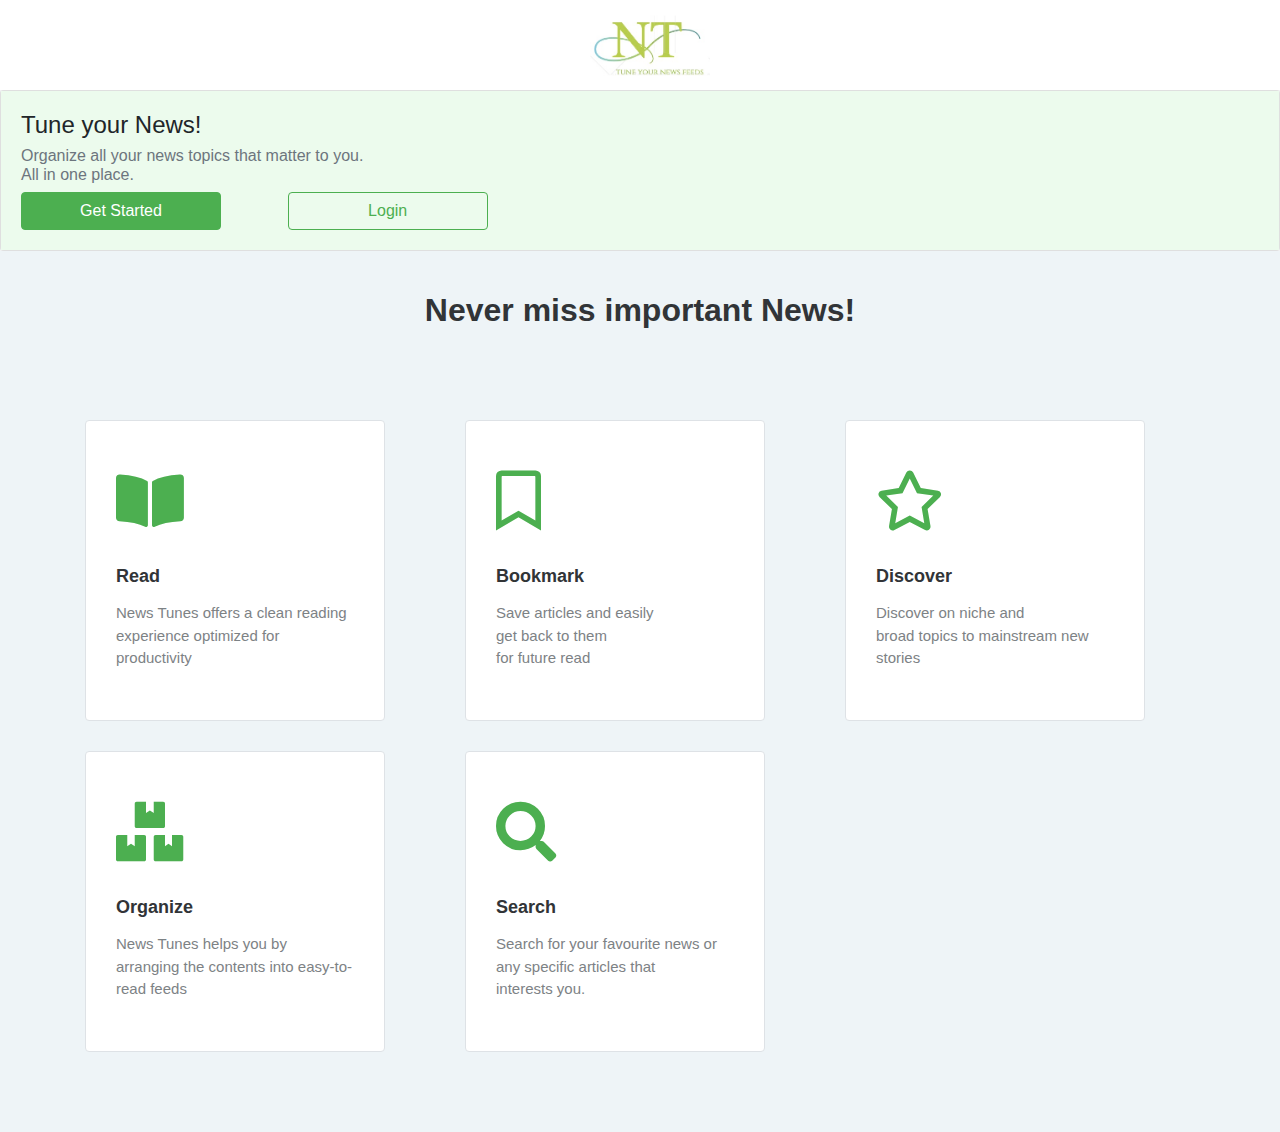
<file: index.html>
<!DOCTYPE html>
<html>

<head>
    <meta charset="utf-8">
    <meta name="viewport" content="width=device-width, initial-scale=1.0, shrink-to-fit=no">
    <title>News Tuner</title>
    <link rel="stylesheet" href="assets/bootstrap/css/bootstrap.min.css">
    <link rel="stylesheet" href="assets/fonts/fontawesome-all.min.css">
    <link rel="stylesheet" href="assets/fonts/font-awesome.min.css">
    <link rel="stylesheet" href="assets/fonts/fontawesome5-overrides.min.css">
    <link rel="stylesheet" href="assets/css/checkbox.css">
    <link rel="stylesheet" href="assets/css/Features-Boxed.css">
    <link rel="stylesheet" href="assets/css/Login-Form-Clean.css">
    <link rel="stylesheet" href="assets/css/Navigation-Clean.css">
    <link rel="stylesheet" href="assets/css/Navigation-with-Search.css">
    <link rel="stylesheet" href="assets/css/slider.css">
    <link rel="stylesheet" href="assets/css/styles.css">
</head>

<body type="button">
    <div>
        <nav class="navbar navbar-light navbar-expand-md navigation-clean nav1">
            <div class="container-fluid"><a class="navbar-brand brand" href="#"><img src="assets/img/logo.jpeg" width="120px"></a>
                <div class="collapse navbar-collapse" id="navcol-1">
                    <ul class="nav navbar-nav ml-auto"></ul>
                </div>
            </div>
        </nav>
    </div>
    <div class="card text-left">
        <div class="card-body card-getstarted">
            <h4 class="card-title">Tune your News!</h4>
            <h6 class="text-muted card-subtitle mb-2">Organize all your news topics that matter to you.<br>All in one place.</h6><button class="btn btn-primary nt-btn btn-getstarted" type="button">Get Started</button><button class="btn btn-primary nt-btn-trans btn-getstarted-login">Login</button></div>
    </div>
    <div class="features-boxed">
        <div class="container">
            <div class="intro">
                <h2 class="text-center">Never miss important News!</h2>
            </div>
            <div class="row text-left justify-content-start features">
                <div class="col-sm-6 col-md-5 col-lg-4 item ft-item">
                    <div class="text-left border rounded box" style="width: 300px;"><i class="fas fa-book-open icon"></i>
                        <h3 class="text-left name">Read</h3>
                        <p class="text-left description">News Tunes offers a clean reading experience optimized for productivity</p>
                    </div>
                </div>
                <div class="col-sm-6 col-md-5 col-lg-4 item">
                    <div class="text-left border rounded box" style="width: 300px;"><i class="far fa-bookmark icon"></i>
                        <h3 class="name">Bookmark</h3>
                        <p class="description">Save articles and easily<br>get back to them <br>for future read</p>
                    </div>
                </div>
                <div class="col-sm-6 col-md-5 col-lg-4 item">
                    <div class="text-left border rounded box" style="width: 300px;"><i class="far fa-star icon"></i>
                        <h3 class="name">Discover</h3>
                        <p class="description">Discover on niche and<br>broad topics to mainstream new stories</p>
                    </div>
                </div>
                <div class="col-sm-6 col-md-5 col-lg-4 item">
                    <div class="text-left border rounded box" style="width: 300px;"><i class="fas fa-boxes icon"></i>
                        <h3 class="name">Organize</h3>
                        <p class="description">News Tunes helps you by<br>arranging the contents into easy-to-read feeds</p>
                    </div>
                </div>
                <div class="col-sm-6 col-md-5 col-lg-4 item">
                    <div class="text-left border rounded box" style="width: 300px;"><i class="fas fa-search icon"></i>
                        <h3 class="name">Search</h3>
                        <p class="description">Search for your favourite news or<br>any specific articles that <br>interests you.</p>
                    </div>
                </div>
            </div>
        </div>
    </div>
    <script src="assets/js/jquery.min.js"></script>
    <script src="assets/bootstrap/js/bootstrap.min.js"></script>
    <script src="assets/js/slider.js"></script>
    <script src="assets/js/slider1.js"></script>
</body>

</html>
</file>
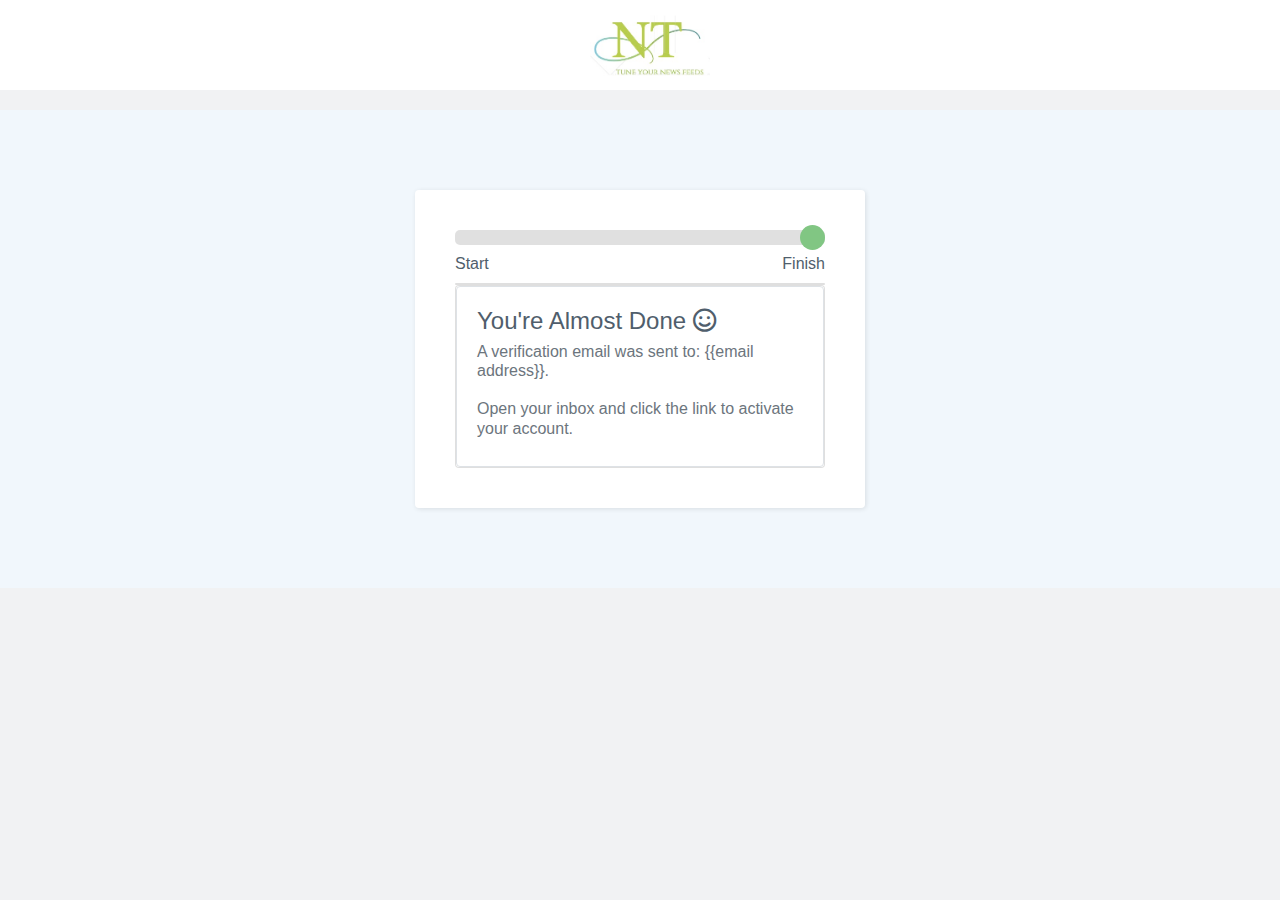
<file: activation.html>
<!DOCTYPE html>
<html>

<head>
    <meta charset="utf-8">
    <meta name="viewport" content="width=device-width, initial-scale=1.0, shrink-to-fit=no">
    <title>News Tuner</title>
    <link rel="stylesheet" href="assets/bootstrap/css/bootstrap.min.css">
    <link rel="stylesheet" href="assets/fonts/fontawesome-all.min.css">
    <link rel="stylesheet" href="assets/fonts/font-awesome.min.css">
    <link rel="stylesheet" href="assets/fonts/fontawesome5-overrides.min.css">
    <link rel="stylesheet" href="assets/css/checkbox.css">
    <link rel="stylesheet" href="assets/css/Features-Boxed.css">
    <link rel="stylesheet" href="assets/css/Login-Form-Clean.css">
    <link rel="stylesheet" href="assets/css/Navigation-Clean.css">
    <link rel="stylesheet" href="assets/css/Navigation-with-Search.css">
    <link rel="stylesheet" href="assets/css/slider.css">
    <link rel="stylesheet" href="assets/css/styles.css">
</head>

<body>
    <div>
        <nav class="navbar navbar-light navbar-expand-md navigation-clean nav1">
            <div class="container-fluid"><a class="navbar-brand brand" href="#"><img src="assets/img/logo.jpeg" width="120px"></a>
                <div class="collapse navbar-collapse" id="navcol-1">
                    <ul class="nav navbar-nav ml-auto"></ul>
                </div>
            </div>
        </nav>
    </div>
    <div class="col dummy10"></div>
    <div class="login-clean">
        <form method="post">
            <div class="form-row">
                <div class="col">
                    <div class="slidecontainer"><input class="form-control-range slider" type="range" disabled="" value="100">
                        <div class="form-row">
                            <div class="col"><label class="col-form-label">Start</label></div>
                            <div class="col text-right"><label class="col-form-label">Finish</label></div>
                        </div>
                    </div>
                </div>
            </div>
            <div class="card"></div>
            <div class="card">
                <div class="card-body border rounded">
                    <h4 class="card-title">You're Almost Done&nbsp;<i class="far fa-smile"></i></h4>
                    <h6 class="text-muted card-subtitle mb-2">A verification email was sent to: {{email address}}.<br><br>Open your inbox and click the link to activate your account.</h6>
                </div>
            </div>
        </form>
    </div>
    <script src="assets/js/jquery.min.js"></script>
    <script src="assets/bootstrap/js/bootstrap.min.js"></script>
    <script src="assets/js/slider.js"></script>
    <script src="assets/js/slider1.js"></script>
</body>

</html>
</file>
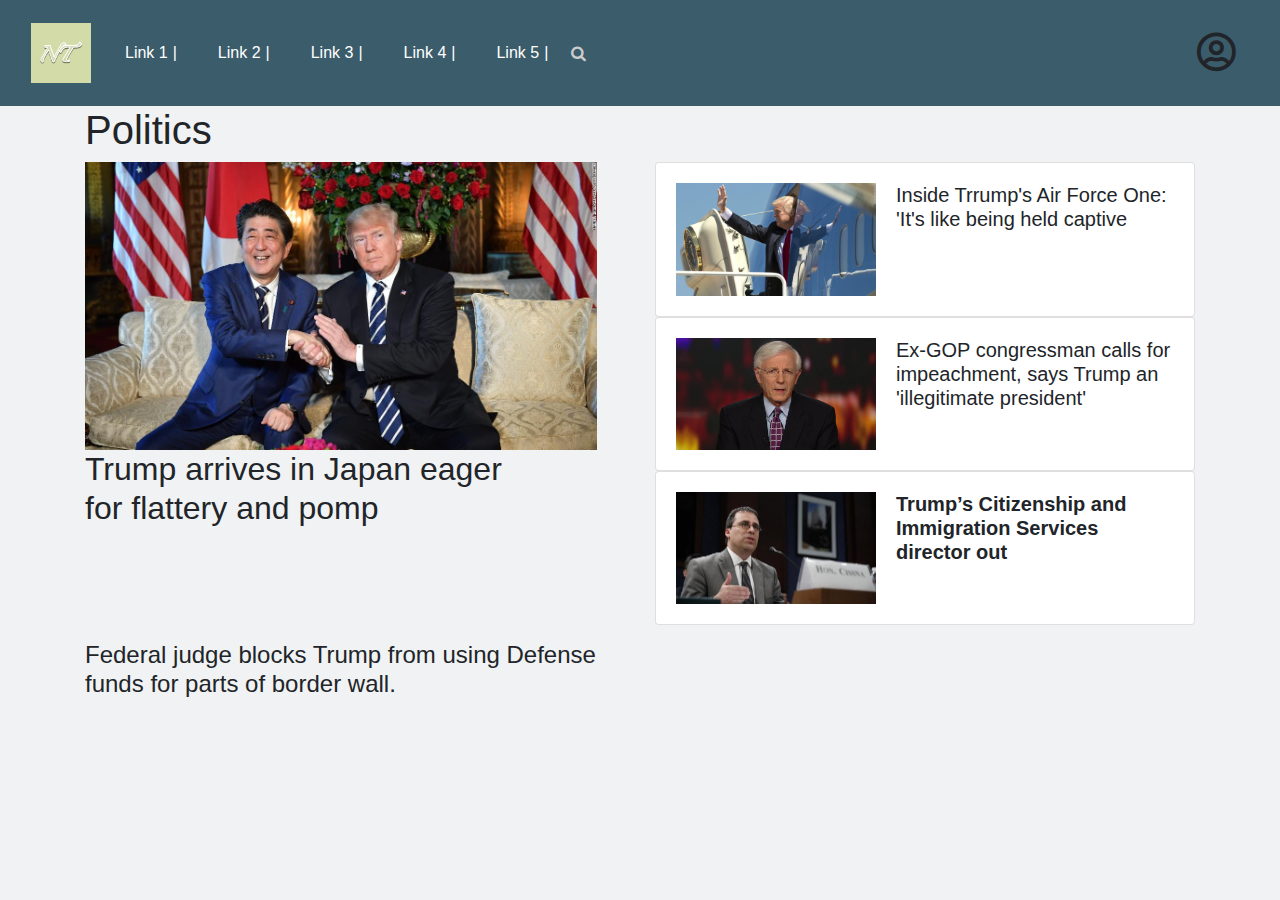
<file: home.html>
<!DOCTYPE html>
<html>

<head>
    <meta charset="utf-8">
    <meta name="viewport" content="width=device-width, initial-scale=1.0, shrink-to-fit=no">
    <title>News Tuner</title>
    <link rel="stylesheet" href="assets/bootstrap/css/bootstrap.min.css">
    <link rel="stylesheet" href="assets/fonts/fontawesome-all.min.css">
    <link rel="stylesheet" href="assets/fonts/font-awesome.min.css">
    <link rel="stylesheet" href="assets/fonts/fontawesome5-overrides.min.css">
    <link rel="stylesheet" href="assets/css/checkbox.css">
    <link rel="stylesheet" href="assets/css/Features-Boxed.css">
    <link rel="stylesheet" href="assets/css/Login-Form-Clean.css">
    <link rel="stylesheet" href="assets/css/Navigation-Clean.css">
    <link rel="stylesheet" href="assets/css/Navigation-with-Search.css">
    <link rel="stylesheet" href="assets/css/slider.css">
    <link rel="stylesheet" href="assets/css/styles.css">
</head>

<body>
    <nav class="navbar navbar-light navbar-expand-md navigation-clean-search nav2">
        <div class="container-fluid"><a class="navbar-brand" href="#"><img src="assets/img/logo1.jpeg" width="60px"></a><button data-toggle="collapse" class="navbar-toggler" data-target="#navcol-1"><span class="sr-only">Toggle navigation</span><span class="navbar-toggler-icon"></span></button>
            <div
                class="collapse navbar-collapse" id="navcol-1">
                <ul class="nav navbar-nav">
                    <li class="nav-item link1" role="presentation"><a class="nav-link active link1" href="#" style="color: #fff;">Link 1</a></li>
                    <li class="nav-item link1" role="presentation"><a class="nav-link" href="#" style="color: #fff;">Link 2</a></li>
                    <li class="nav-item" role="presentation"><a class="nav-link" href="#" style="color: #fff;">Link 3</a></li>
                    <li class="nav-item" role="presentation"><a class="nav-link" href="#" style="color: #fff;">Link 4</a></li>
                    <li class="nav-item" role="presentation"><a class="nav-link" href="#" style="color: #fff;">Link 5</a></li>
                </ul>
                <form class="form-inline mr-auto" target="_self">
                    <div class="form-group"><label for="search-field"><i class="fa fa-search"></i></label><input class="form-control search-field nt-search-field" type="search" id="search-field" name="search"></div>
                </form><a class="btn nt-user-btn" role="button" href="#"><i class="far fa-user-circle"></i></a></div>
        </div>
    </nav>
    <div>
        <div class="container">
            <div class="row">
                <div class="col">
                    <h1>Politics</h1>
                </div>
            </div>
            <div class="row">
                <div class="col-md-6">
                    <div class="row">
                        <div class="col"><img src="assets/img/trump.jpg" style="width: 512px;"></div>
                    </div>
                    <div class="row">
                        <div class="col">
                            <h2>Trump arrives in Japan eager<br>for flattery and pomp<br></h2>
                        </div>
                    </div>
                </div>
                <div class="col-md-6">
                    <ul class="list-unstyled">
                        <li>
                            <div class="card">
                                <div class="card-body">
                                    <div class="row">
                                        <div class="col-xl-5"><img src="assets/img/trump1.jpg" width="200px"></div>
                                        <div class="col">
                                            <h5>Inside Trrump's Air Force One: 'It's like being held captive</h5>
                                        </div>
                                    </div>
                                </div>
                            </div>
                        </li>
                        <li>
                            <div class="card">
                                <div class="card-body">
                                    <div class="row">
                                        <div class="col-xl-5"><img src="assets/img/trump2.jpg" width="200px"></div>
                                        <div class="col">
                                            <h5>Ex-GOP congressman calls for impeachment, says Trump an 'illegitimate president'<br></h5>
                                        </div>
                                    </div>
                                </div>
                            </div>
                        </li>
                        <li>
                            <div class="card">
                                <div class="card-body">
                                    <div class="row">
                                        <div class="col-xl-5"><img src="assets/img/trump3.jpg" width="200px"></div>
                                        <div class="col">
                                            <h5><strong>Trump’s Citizenship and Immigration Services director&nbsp;out</strong><br></h5>
                                        </div>
                                    </div>
                                </div>
                            </div>
                        </li>
                    </ul>
                </div>
                <div class="col-xl-6">
                    <h4>Federal judge blocks Trump from using Defense funds for parts of border wall.</h4>
                </div>
            </div>
        </div>
    </div>
    <script src="assets/js/jquery.min.js"></script>
    <script src="assets/bootstrap/js/bootstrap.min.js"></script>
    <script src="assets/js/slider.js"></script>
    <script src="assets/js/slider1.js"></script>
</body>

</html>
</file>
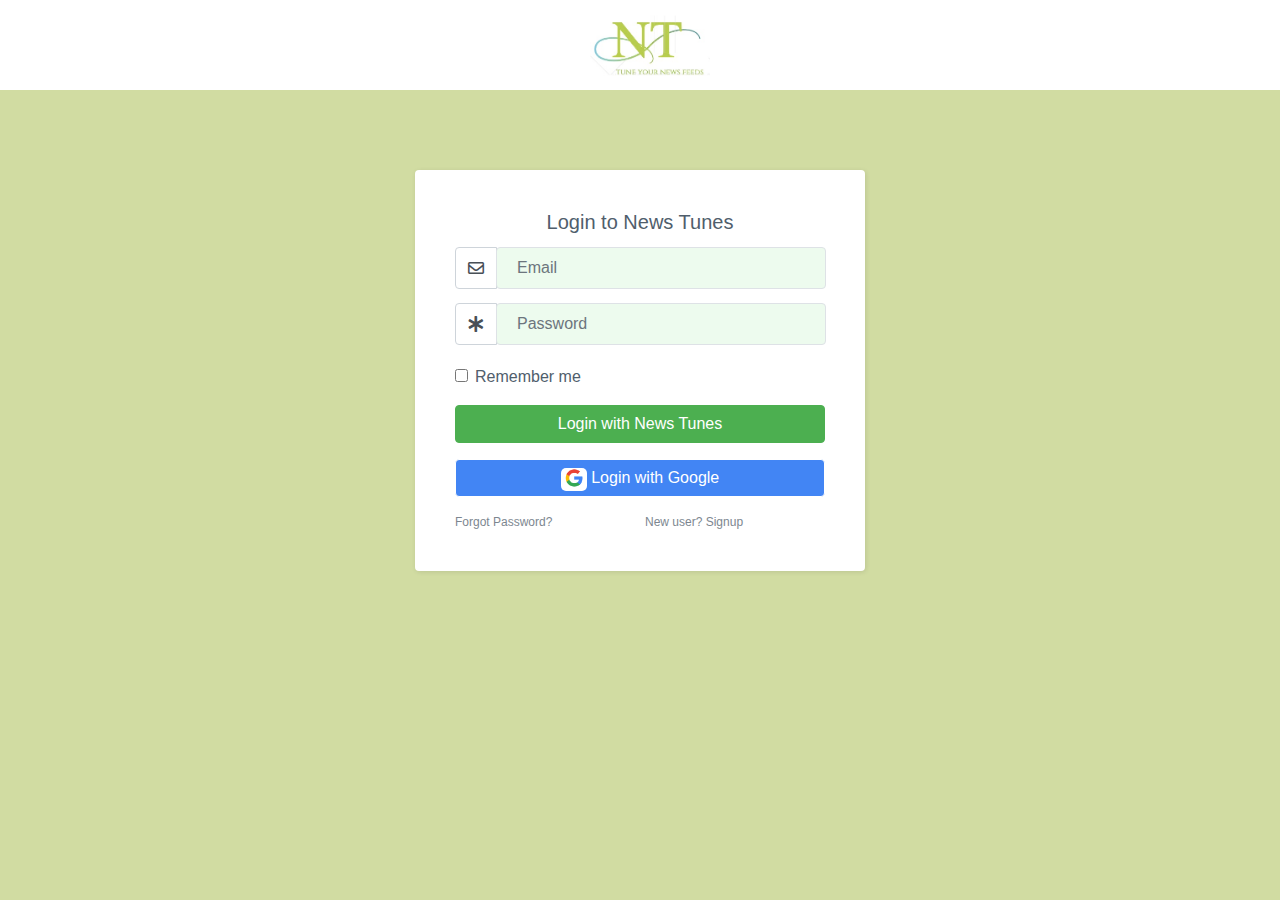
<file: login.html>
<!DOCTYPE html>
<html>

<head>
    <meta charset="utf-8">
    <meta name="viewport" content="width=device-width, initial-scale=1.0, shrink-to-fit=no">
    <title>News Tuner</title>
    <link rel="stylesheet" href="assets/bootstrap/css/bootstrap.min.css">
    <link rel="stylesheet" href="assets/fonts/fontawesome-all.min.css">
    <link rel="stylesheet" href="assets/fonts/font-awesome.min.css">
    <link rel="stylesheet" href="assets/fonts/fontawesome5-overrides.min.css">
    <link rel="stylesheet" href="assets/css/checkbox.css">
    <link rel="stylesheet" href="assets/css/Features-Boxed.css">
    <link rel="stylesheet" href="assets/css/Login-Form-Clean.css">
    <link rel="stylesheet" href="assets/css/Navigation-Clean.css">
    <link rel="stylesheet" href="assets/css/Navigation-with-Search.css">
    <link rel="stylesheet" href="assets/css/slider.css">
    <link rel="stylesheet" href="assets/css/styles.css">
</head>

<body class="nt-body">
    <div>
        <nav class="navbar navbar-light navbar-expand-md navigation-clean nav1">
            <div class="container-fluid"><a class="navbar-brand brand" href="#"><img src="assets/img/logo.jpeg" width="120px"></a>
                <div class="collapse navbar-collapse" id="navcol-1">
                    <ul class="nav navbar-nav ml-auto"></ul>
                </div>
            </div>
        </nav>
    </div>
    <div class="login-clean nt-body">
        <form method="post">
            <h5 class="text-center nt-login-head">Login to News Tunes</h5>
            <div class="illustration">
                <div class="input-group nt-ip">
                    <div class="input-group-prepend" style="height: 42px;"><span class="input-group-text" style="background:none;"><i class="far fa-envelope"></i></span></div><input class="border rounded form-control" type="email" placeholder="Email">
                    <div class="input-group-append"></div>
                </div>
                <div class="input-group">
                    <div class="input-group-prepend" style="height: 42px;"><span class="input-group-text" style="background:none;"><i class="fas fa-asterisk"></i></span></div><input class="border rounded form-control" type="password" placeholder="Password">
                    <div class="input-group-append"></div>
                </div>
            </div>
            <div class="form-group">
                <div class="form-check"><input class="form-check-input" type="checkbox" id="formCheck-1"><label class="form-check-label" for="formCheck-1">Remember me</label></div>
            </div>
            <div class="form-group"><button class="btn btn-block nt-btn" type="submit">Login with News Tunes</button></div>
            <div class="form-group"><button class="btn nt-btn-google"><span class="nt-btn-google-icon"><img src="assets/img/google-small.png" width="20px"></span>&nbsp;Login with Google</button></div>
            <div class="form-row">
                <div class="col"><a class="text-left forgot" href="#">Forgot Password?</a></div>
                <div class="col"><a class="text-left forgot" href="#">New user? Signup</a></div>
            </div>
        </form>
    </div>
    <script src="assets/js/jquery.min.js"></script>
    <script src="assets/bootstrap/js/bootstrap.min.js"></script>
    <script src="assets/js/slider.js"></script>
    <script src="assets/js/slider1.js"></script>
</body>

</html>
</file>
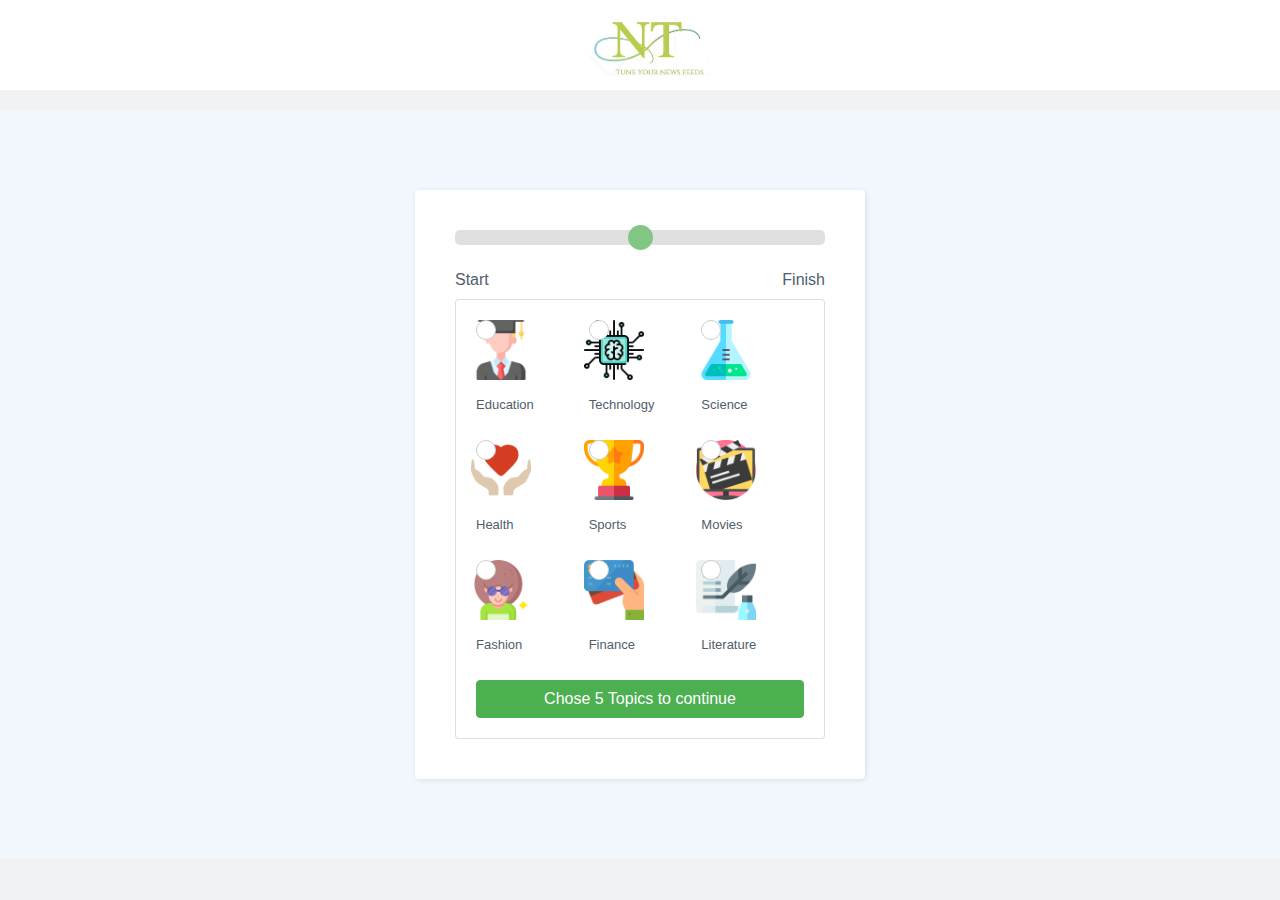
<file: preferences.html>
<!DOCTYPE html>
<html>

<head>
    <meta charset="utf-8">
    <meta name="viewport" content="width=device-width, initial-scale=1.0, shrink-to-fit=no">
    <title>News Tuner</title>
    <link rel="stylesheet" href="assets/bootstrap/css/bootstrap.min.css">
    <link rel="stylesheet" href="assets/fonts/fontawesome-all.min.css">
    <link rel="stylesheet" href="assets/fonts/font-awesome.min.css">
    <link rel="stylesheet" href="assets/fonts/fontawesome5-overrides.min.css">
    <link rel="stylesheet" href="assets/css/checkbox.css">
    <link rel="stylesheet" href="assets/css/Features-Boxed.css">
    <link rel="stylesheet" href="assets/css/Login-Form-Clean.css">
    <link rel="stylesheet" href="assets/css/Navigation-Clean.css">
    <link rel="stylesheet" href="assets/css/Navigation-with-Search.css">
    <link rel="stylesheet" href="assets/css/slider.css">
    <link rel="stylesheet" href="assets/css/styles.css">
</head>

<body>
    <div>
        <nav class="navbar navbar-light navbar-expand-md navigation-clean nav1">
            <div class="container-fluid"><a class="navbar-brand brand" href="#"><img src="assets/img/logo.jpeg" width="120px"></a>
                <div class="collapse navbar-collapse" id="navcol-1">
                    <ul class="nav navbar-nav ml-auto"></ul>
                </div>
            </div>
        </nav>
    </div>
    <div class="col dummy10"></div>
    <div class="login-clean">
        <form method="post">
            <div class="form-row">
                <div class="col">
                    <div class="slidecontainer"><input class="form-control-range slider" type="range" id="slider" disabled="" value="50">
                        <div class="form-row">
                            <div class="col"><label class="col-form-label">Start</label></div>
                            <div class="col text-right"><label class="col-form-label">Finish</label></div>
                        </div>
                    </div>
                </div>
            </div>
            <div class="card">
                <div class="card-body">
                    <div class="form-row nt-grid-image-cont">
                        <div class="col nt-grid-image edu">
                            <div class="round"><input type="checkbox" id="checkbox"><label for="checkbox"></label></div><label class="text-left nt-grid-lab">Education</label></div>
                        <div class="col nt-grid-image tech">
                            <div class="round"><input type="checkbox" id="checkbox1"><label for="checkbox1"></label></div><label class="text-center nt-grid-lab">Technology</label></div>
                        <div class="col nt-grid-image sci">
                            <div class="round"><input type="checkbox" id="checkbox3"><label for="checkbox3"></label></div><label class="nt-grid-lab">Science</label></div>
                    </div>
                    <div class="form-row nt-grid-image-cont">
                        <div class="col nt-grid-image health">
                            <div class="round"><input type="checkbox" id="checkbox4"><label for="checkbox4"></label></div><label class="text-left nt-grid-lab">Health</label></div>
                        <div class="col nt-grid-image sports">
                            <div class="round"><input type="checkbox" id="checkbox5"><label for="checkbox5"></label></div><label class="text-center nt-grid-lab">Sports</label></div>
                        <div class="col nt-grid-image movies">
                            <div class="round"><input type="checkbox" id="checkbox6"><label for="checkbox6"></label></div><label class="nt-grid-lab">Movies</label></div>
                    </div>
                    <div class="form-row nt-grid-image-cont">
                        <div class="col nt-grid-image fashion">
                            <div class="round"><input type="checkbox" id="checkbox7"><label for="checkbox7"></label></div><label class="text-left nt-grid-lab">Fashion</label></div>
                        <div class="col nt-grid-image finance">
                            <div class="round"><input type="checkbox" id="checkbox8"><label for="checkbox8"></label></div><label class="text-center nt-grid-lab">Finance</label></div>
                        <div class="col nt-grid-image lit">
                            <div class="round"><input type="checkbox" id="checkbox9"><label for="checkbox9"></label></div><label class="nt-grid-lab">Literature</label></div>
                    </div><button class="btn pref-btn nt-btn" type="button">Chose 5 Topics to continue</button></div>
            </div>
        </form>
    </div>
    <script src="assets/js/jquery.min.js"></script>
    <script src="assets/bootstrap/js/bootstrap.min.js"></script>
    <script src="assets/js/slider.js"></script>
    <script src="assets/js/slider1.js"></script>
</body>

</html>
</file>
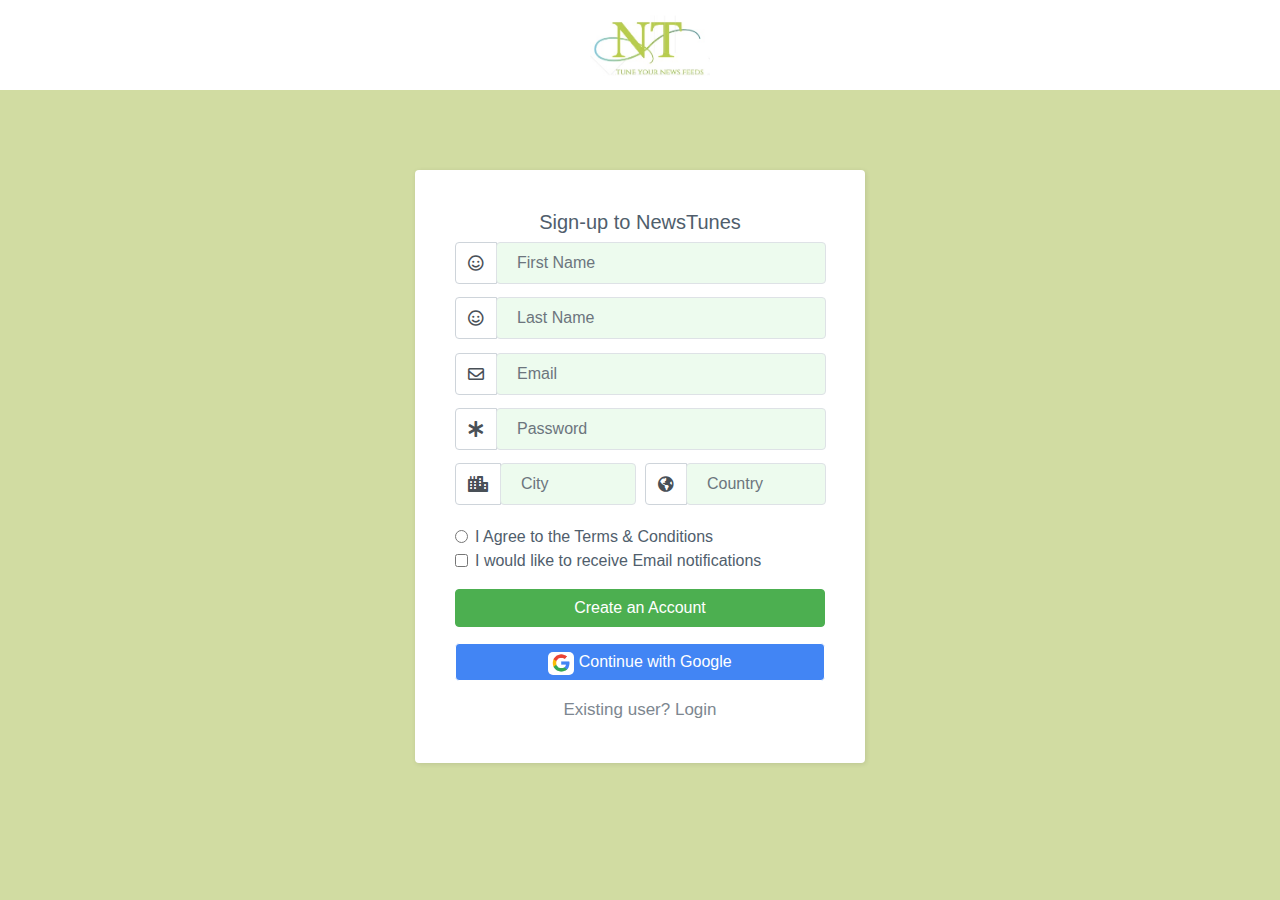
<file: register.html>
<!DOCTYPE html>
<html>

<head>
    <meta charset="utf-8">
    <meta name="viewport" content="width=device-width, initial-scale=1.0, shrink-to-fit=no">
    <title>News Tuner</title>
    <link rel="stylesheet" href="assets/bootstrap/css/bootstrap.min.css">
    <link rel="stylesheet" href="assets/fonts/fontawesome-all.min.css">
    <link rel="stylesheet" href="assets/fonts/font-awesome.min.css">
    <link rel="stylesheet" href="assets/fonts/fontawesome5-overrides.min.css">
    <link rel="stylesheet" href="assets/css/checkbox.css">
    <link rel="stylesheet" href="assets/css/Features-Boxed.css">
    <link rel="stylesheet" href="assets/css/Login-Form-Clean.css">
    <link rel="stylesheet" href="assets/css/Navigation-Clean.css">
    <link rel="stylesheet" href="assets/css/Navigation-with-Search.css">
    <link rel="stylesheet" href="assets/css/slider.css">
    <link rel="stylesheet" href="assets/css/styles.css">
</head>

<body class="nt-body">
    <div>
        <nav class="navbar navbar-light navbar-expand-md navigation-clean nav1">
            <div class="container-fluid"><a class="navbar-brand brand" href="#"><img src="assets/img/logo.jpeg" width="120px"></a>
                <div class="collapse navbar-collapse" id="navcol-1">
                    <ul class="nav navbar-nav ml-auto"></ul>
                </div>
            </div>
        </nav>
    </div>
    <div class="login-clean nt-body">
        <form method="post">
            <h5 class="text-center">Sign-up to NewsTunes</h5>
            <h2 class="sr-only">Login Form</h2>
            <div class="illustration">
                <div class="input-group nt-ip">
                    <div class="input-group-prepend" style="height: 42px;"><span class="input-group-text" style="background:none;"><i class="far fa-smile"></i></span></div><input class="border rounded form-control" type="text" placeholder="First Name">
                    <div class="input-group-append"></div>
                </div>
                <div class="input-group nt-ip">
                    <div class="input-group-prepend" style="height: 42px;"><span class="input-group-text" style="background:none;"><i class="far fa-smile"></i></span></div><input class="border rounded form-control" type="text" placeholder="Last Name">
                    <div class="input-group-append"></div>
                </div>
                <div class="input-group nt-ip">
                    <div class="input-group-prepend" style="height: 42px;"><span class="input-group-text" style="background:none;"><i class="far fa-envelope"></i></span></div><input class="border rounded form-control" type="email" placeholder="Email">
                    <div class="input-group-append"></div>
                </div>
                <div class="input-group nt-ip">
                    <div class="input-group-prepend" style="height: 42px;"><span class="input-group-text" style="background:none;"><i class="fas fa-asterisk"></i></span></div><input class="border rounded form-control" type="password" placeholder="Password">
                    <div class="input-group-append"></div>
                </div>
                <div class="form-row">
                    <div class="col-xl-6">
                        <div class="input-group" style="width: 180px;">
                            <div class="input-group-prepend" style="height: 42px;"><span class="input-group-text" style="background:none;"><i class="fas fa-city"></i></span></div><input class="border rounded form-control" type="text" placeholder="City">
                            <div class="input-group-append"></div>
                        </div>
                    </div>
                    <div class="col-xl-5">
                        <div class="input-group" style="width: 180px;">
                            <div class="input-group-prepend" style="height: 42px;"><span class="input-group-text" style="background:none;"><i class="fas fa-globe-americas"></i></span></div><input class="border rounded form-control" type="text" placeholder="Country">
                            <div class="input-group-append"></div>
                        </div>
                    </div>
                </div>
            </div>
            <div class="form-group">
                <div class="form-check"><input class="form-check-input" type="radio" id="formCheck-3"><label class="form-check-label" for="formCheck-3">I Agree to the Terms &amp; Conditions<br></label></div>
                <div class="form-check"><input class="form-check-input" type="checkbox" id="formCheck-2"><label class="form-check-label" for="formCheck-2">I would like to receive Email notifications</label></div>
            </div>
            <div class="form-group"><button class="btn btn-block nt-btn" type="submit">Create an Account</button></div>
            <div class="form-group"><button class="btn nt-btn-google"><span class="nt-btn-google-icon"><img src="assets/img/google-small.png" width="20px"></span>&nbsp;Continue with Google</button></div><a class="forgot" href="#" style="font-size: 17px;">Existing user? Login</a></form>
    </div>
    <script src="assets/js/jquery.min.js"></script>
    <script src="assets/bootstrap/js/bootstrap.min.js"></script>
    <script src="assets/js/slider.js"></script>
    <script src="assets/js/slider1.js"></script>
</body>

</html>
</file>
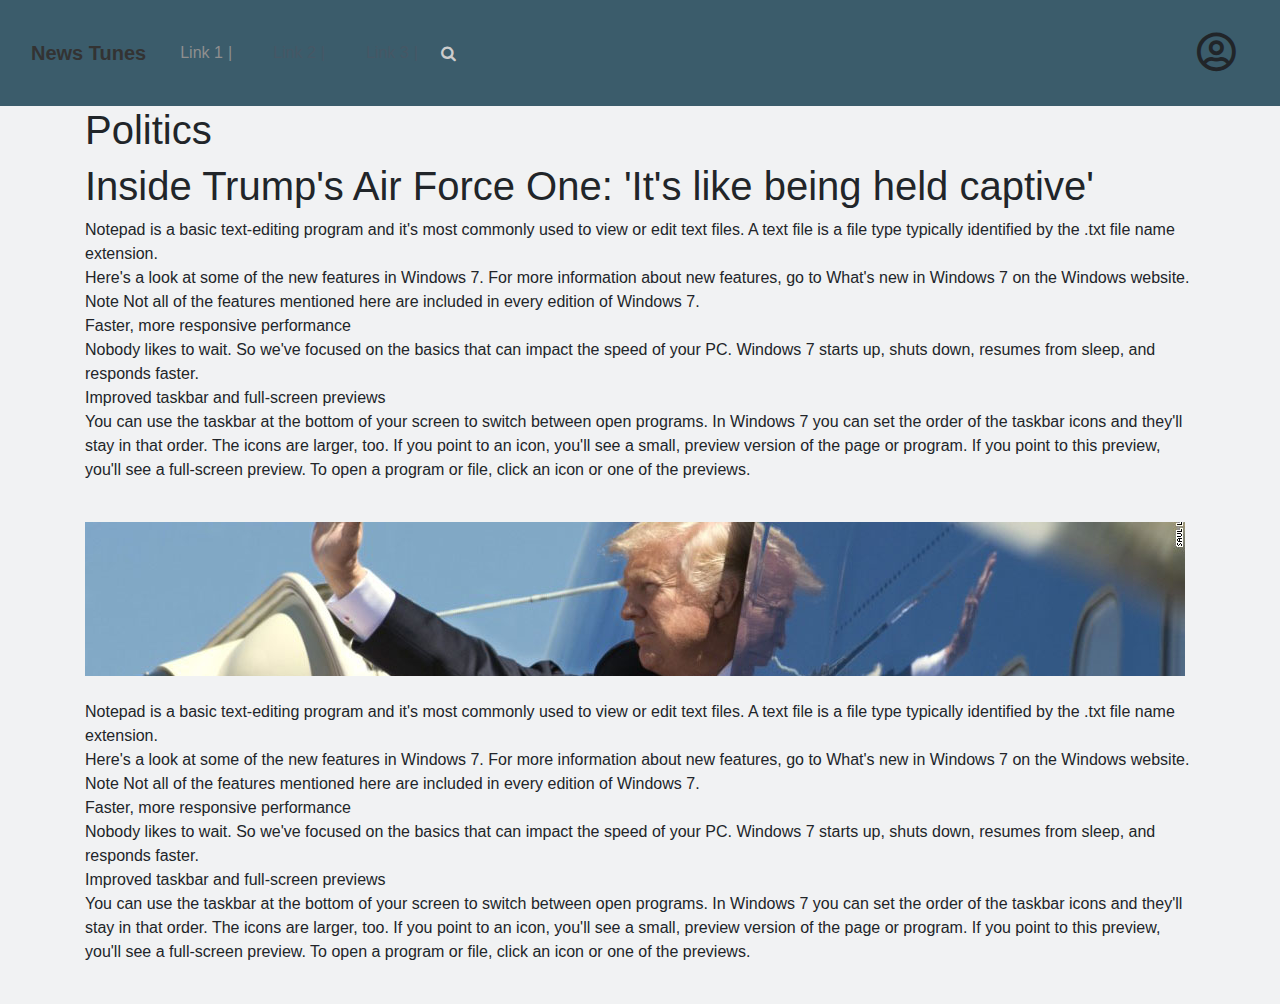
<file: specific-story.html>
<!DOCTYPE html>
<html>

<head>
    <meta charset="utf-8">
    <meta name="viewport" content="width=device-width, initial-scale=1.0, shrink-to-fit=no">
    <title>News Tuner</title>
    <link rel="stylesheet" href="assets/bootstrap/css/bootstrap.min.css">
    <link rel="stylesheet" href="assets/fonts/fontawesome-all.min.css">
    <link rel="stylesheet" href="assets/fonts/font-awesome.min.css">
    <link rel="stylesheet" href="assets/fonts/fontawesome5-overrides.min.css">
    <link rel="stylesheet" href="assets/css/checkbox.css">
    <link rel="stylesheet" href="assets/css/Features-Boxed.css">
    <link rel="stylesheet" href="assets/css/Login-Form-Clean.css">
    <link rel="stylesheet" href="assets/css/Navigation-Clean.css">
    <link rel="stylesheet" href="assets/css/Navigation-with-Search.css">
    <link rel="stylesheet" href="assets/css/slider.css">
    <link rel="stylesheet" href="assets/css/styles.css">
</head>

<body>
    <nav class="navbar navbar-light navbar-expand-md navigation-clean-search nav2">
        <div class="container-fluid"><a class="navbar-brand" href="#">News Tunes</a><button data-toggle="collapse" class="navbar-toggler" data-target="#navcol-1"><span class="sr-only">Toggle navigation</span><span class="navbar-toggler-icon"></span></button>
            <div class="collapse navbar-collapse"
                id="navcol-1">
                <ul class="nav navbar-nav">
                    <li class="nav-item" role="presentation"><a class="nav-link active" href="#">Link 1</a></li>
                    <li class="nav-item" role="presentation"><a class="nav-link" href="#">Link 2</a></li>
                    <li class="nav-item" role="presentation"><a class="nav-link" href="#">Link 3</a></li>
                </ul>
                <form class="form-inline mr-auto" target="_self">
                    <div class="form-group"><label for="search-field"><i class="fa fa-search"></i></label><input class="form-control search-field nt-search-field" type="search" id="search-field" name="search"></div>
                </form><a class="btn nt-user-btn" role="button" href="#"><i class="far fa-user-circle"></i></a></div>
        </div>
    </nav>
    <div class="container">
        <div class="row">
            <div class="col">
                <h1>Politics</h1>
            </div>
        </div>
    </div>
    <div class="container">
        <div class="row">
            <div class="col">
                <h1>Inside Trump's Air Force One: 'It's like being held captive'</h1>
            </div>
        </div>
        <p>Notepad is a basic text-editing program and it's most commonly used to view or edit text files. A text file is a file type typically identified by the .txt file name extension.<br>Here's a look at some of the new features in Windows 7. For more
            information about new features, go to What's new in Windows 7 on the Windows website.<br>Note Not all of the features mentioned here are included in every edition of Windows 7.<br>Faster, more responsive performance<br>Nobody likes to wait.
            So we've focused on the basics that can impact the speed of your PC. Windows 7 starts up, shuts down, resumes from sleep, and responds faster.<br>Improved taskbar and full-screen previews<br>You can use the taskbar at the bottom of your screen
            to switch between open programs. In Windows 7 you can set the order of the taskbar icons and they'll stay in that order. The icons are larger, too. If you point to an icon, you'll see a small, preview version of the page or program. If you
            point to this preview, you'll see a full-screen preview. To open a program or file, click an icon or one of the previews.<br><br></p><img class="img-fluid" src="assets/img/trump4.jpg">
        <p><br>Notepad is a basic text-editing program and it's most commonly used to view or edit text files. A text file is a file type typically identified by the .txt file name extension.<br>Here's a look at some of the new features in Windows 7. For
            more information about new features, go to What's new in Windows 7 on the Windows website.<br>Note Not all of the features mentioned here are included in every edition of Windows 7.<br>Faster, more responsive performance<br>Nobody likes to
            wait. So we've focused on the basics that can impact the speed of your PC. Windows 7 starts up, shuts down, resumes from sleep, and responds faster.<br>Improved taskbar and full-screen previews<br>You can use the taskbar at the bottom of your
            screen to switch between open programs. In Windows 7 you can set the order of the taskbar icons and they'll stay in that order. The icons are larger, too. If you point to an icon, you'll see a small, preview version of the page or program.
            If you point to this preview, you'll see a full-screen preview. To open a program or file, click an icon or one of the previews.<br><br></p>
    </div>
    <script src="assets/js/jquery.min.js"></script>
    <script src="assets/bootstrap/js/bootstrap.min.js"></script>
    <script src="assets/js/slider.js"></script>
    <script src="assets/js/slider1.js"></script>
</body>

</html>
</file>
<file: assets/css/checkbox.css>
.round {
  position: relative;
}

.round:hover {
  background: relative;
}

.round label {
  background-color: #fff;
  border: 1px solid #ccc;
  border-radius: 50%;
  cursor: pointer;
  height: 20px;
  left: 0;
  position: absolute;
  top: 0;
  width: 20px;
}

.round label:after {
  border: 2px solid #fff;
  border-top: none;
  border-right: none;
  content: "";
  height: 6px;
  left: 7px;
  opacity: 0;
  position: absolute;
  top: 8px;
  transform: rotate(-45deg);
  width: 6px;
}

.round input[type="checkbox"] {
  visibility: hidden;
}

.round input[type="checkbox"]:checked + label {
  background-color: #66bb6a;
  border-color: #66bb6a;
}

.round input[type="checkbox"]:checked + label:after {
  opacity: 1;
}

body {
  background-color: #f1f2f3;
}
</file>
<file: assets/css/Features-Boxed.css>
.features-boxed {
  color: #313437;
  background-color: #eef4f7;
}

.features-boxed p {
  color: #7d8285;
}

.features-boxed h2 {
  font-weight: bold;
  margin-bottom: 40px;
  padding-top: 40px;
  color: inherit;
}

@media (max-width:767px) {
  .features-boxed h2 {
    margin-bottom: 25px;
    padding-top: 25px;
    font-size: 24px;
  }
}

.features-boxed .intro {
  font-size: 16px;
  max-width: 500px;
  margin: 0 auto;
}

.features-boxed .intro p {
  margin-bottom: 0;
}

.features-boxed .features {
  padding: 50px 0;
}

.features-boxed .item {
  text-align: center;
}

.features-boxed .item .box {
  text-align: center;
  padding: 30px;
  background-color: #fff;
  margin-bottom: 30px;
}

.features-boxed .item .icon {
  font-size: 60px;
  color: #4CAF50;
  margin-top: 20px;
  margin-bottom: 35px;
}

.features-boxed .item .name {
  font-weight: bold;
  font-size: 18px;
  margin-bottom: 8px;
  margin-top: 0;
  color: inherit;
}

.features-boxed .item .description {
  font-size: 15px;
  margin-top: 15px;
  margin-bottom: 20px;
}
</file>
<file: assets/css/Login-Form-Clean.css>
.login-clean {
  background: #f1f7fc;
  padding: 80px 0;
}

.login-clean form {
  max-width: 450px;
  width: 90%;
  margin: 0 auto;
  background-color: #ffffff;
  padding: 40px;
  border-radius: 4px;
  color: #505e6c;
  box-shadow: 1px 1px 5px rgba(0,0,0,0.1);
}

.login-clean .illustration {
  text-align: center;
  padding: 0 0 20px;
  font-size: 100px;
  color: rgb(244,71,107);
}

.login-clean form .form-control {
  background: #EDFBEE;
  border: none;
  border-bottom: 1px solid #dfe7f1;
  border-radius: 0;
  box-shadow: none;
  outline: none;
  color: inherit;
  text-indent: 8px;
  height: 42px;
}

.login-clean form .btn-primary {
  background: #f4476b;
  border: none;
  border-radius: 4px;
  padding: 11px;
  box-shadow: none;
  margin-top: 26px;
  text-shadow: none;
  outline: none !important;
}

.login-clean form .btn-primary:hover, .login-clean form .btn-primary:active {
  background: #eb3b60;
}

.login-clean form .btn-primary:active {
  transform: translateY(1px);
}

.login-clean form .forgot {
  display: block;
  text-align: center;
  font-size: 12px;
  color: #6f7a85;
  opacity: 0.9;
  text-decoration: none;
}

.login-clean form .forgot:hover, .login-clean form .forgot:active {
  opacity: 1;
  text-decoration: none;
}
</file>
<file: assets/css/Navigation-Clean.css>
.navigation-clean {
  background: #fff;
  padding-top: .75rem;
  padding-bottom: .75rem;
  color: #333;
  border-radius: 0;
  box-shadow: none;
  border: none;
  margin-bottom: 0;
}

@media (min-width:768px) {
  .navigation-clean {
    padding-top: 1rem;
    padding-bottom: 1rem;
  }
}

.navigation-clean .navbar-brand {
  font-weight: bold;
  color: inherit;
}

.navigation-clean .navbar-brand:hover {
  color: #222;
}

.navigation-clean .navbar-toggler {
  border-color: #ddd;
}

.navigation-clean .navbar-toggler:hover, .navigation-clean .navbar-toggler:focus {
  background: none;
}

.navigation-clean .navbar-toggler {
  color: #888;
}

.navigation-clean .navbar-collapse, .navigation-clean .form-inline {
  border-top-color: #ddd;
}

.navigation-clean.navbar-light .navbar-nav .nav-link.active, .navigation-clean.navbar-light .navbar-nav .nav-link.active:focus, .navigation-clean.navbar-light .navbar-nav .nav-link.active:hover {
  color: #8f8f8f;
  box-shadow: none;
  background: none;
  pointer-events: none;
}

.navigation-clean.navbar .navbar-nav .nav-link {
  padding-left: 18px;
  padding-right: 18px;
}

.navigation-clean.navbar-light .navbar-nav .nav-link {
  color: #465765;
}

.navigation-clean.navbar-light .navbar-nav .nav-link:focus, .navigation-clean.navbar-light .navbar-nav .nav-link:hover {
  color: #37434d !important;
  background-color: transparent;
}

.navigation-clean .navbar-nav > li > .dropdown-menu {
  margin-top: -5px;
  box-shadow: none;
  background-color: #fff;
  border-radius: 2px;
}

.navigation-clean .dropdown-menu .dropdown-item:focus, .navigation-clean .dropdown-menu .dropdown-item {
  line-height: 2;
  color: #37434d;
}

.navigation-clean .dropdown-menu .dropdown-item:focus, .navigation-clean .dropdown-menu .dropdown-item:hover {
  background: #eee;
  color: inherit;
}
</file>
<file: assets/css/Navigation-with-Search.css>
.navigation-clean-search {
  background: #fff;
  padding-top: .75rem;
  padding-bottom: .75rem;
  color: #333;
  border-radius: 0;
  box-shadow: none;
  border: none;
  margin-bottom: 0;
}

@media (min-width:768px) {
  .navigation-clean-search {
    padding-top: 1rem;
    padding-bottom: 1rem;
  }
}

.navigation-clean-search .navbar-brand {
  font-weight: bold;
  color: inherit;
}

.navigation-clean-search .navbar-brand:hover {
  color: #222;
}

.navigation-clean-search .navbar-toggler {
  border-color: #ddd;
}

.navigation-clean-search .navbar-toggler:hover, .navigation-clean-search .navbar-toggler:focus {
  background: none;
}

.navigation-clean-search .navbar-toggler {
  color: #888;
}

.navigation-clean-search .navbar-collapse, .navigation-clean-search .form-inline {
  border-top-color: #ddd;
}

.navigation-clean-search .navbar-nav a.active, .navigation-clean-search .navbar-nav > .show > a {
  background: none;
  box-shadow: none;
}

.navigation-clean-search.navbar-light .navbar-nav a.active, .navigation-clean-search.navbar-light .navbar-nav a.active:focus, .navigation-clean-search.navbar-light .navbar-nav a.active:hover {
  color: #8f8f8f;
  box-shadow: none;
  background: none;
  pointer-events: none;
}

.navigation-clean-search.navbar .navbar-nav .nav-link {
  padding-left: 18px;
  padding-right: 18px;
}

.navigation-clean-search.navbar-light .navbar-nav .nav-link {
  color: #465765;
}

.navigation-clean-search.navbar-light .navbar-nav .nav-link:focus, .navigation-clean-search.navbar-light .navbar-nav .nav-link:hover {
  color: #37434d !important;
  background-color: transparent;
}

.navigation-clean-search .action-button, .navigation-clean-button .action-button:active {
  background: #56c6c6;
  border-radius: 20px;
  font-size: inherit;
  color: #fff !important;
  box-shadow: none;
  border: none;
  text-shadow: none;
  padding: 8px 20px;
  transition: background-color 0.25s;
}

.navigation-clean-search .action-button:hover, .navigation-clean-search .action-button:focus {
  background: #66d7d7;
}

.navigation-clean-search .form-inline label {
  color: #ccc;
}

.navigation-clean-search .form-inline .search-field {
  background: none;
  border: none;
  border-bottom: 1px solid transparent;
  border-radius: 0;
  color: #ccc;
  box-shadow: none;
  color: inherit;
  transition: border-bottom-color 0.3s;
}

@media (max-width:767px) {
  .navigation-clean-search .form-inline .search-field {
    display: inline-block;
    width: 80%;
  }
}

.navigation-clean-search .form-inline .search-field:focus {
  border-bottom: 1px solid #ccc;
}
</file>
<file: assets/css/slider.css>
.slidecontainer {
  width: 100%;
}

.slider {
  -webkit-appearance: none;
  width: 100%;
  height: 15px;
  border-radius: 5px;
  background: #d3d3d3;
  outline: none;
  opacity: 0.7;
  -webkit-transition: .2s;
  transition: opacity .2s;
}

.slider:hover {
  opacity: 1;
}

.slider::-webkit-slider-thumb {
  -webkit-appearance: none;
  appearance: none;
  width: 25px;
  height: 25px;
  border-radius: 50%;
  background: #4CAF50;
  cursor: pointer;
}

.slider::-moz-range-thumb {
  width: 25px;
  height: 25px;
  border-radius: 50%;
  background: #4CAF50;
  cursor: pointer;
}
</file>
<file: assets/css/styles.css>
.nt-btn {
  background: #4CAF50;
  border-color: #4CAF50;
  color: #fff;
}

.nt-btn:hover {
  background: #fff;
  color: #4CAF50;
  border-color: #4CAF50;
}

.nt-btn-trans {
  background: none;
  color: #4CAF50;
  border-color: #4CAF50;
}

.nt-btn-trans:hover {
  background: #4CAF50;
  border-color: #4CAF50;
}

.btn-getstarted {
  margin-right: 50pt;
  width: 150pt;
}

.btn-getstarted-login {
  width: 150pt;
}

.card-getstarted {
  background-color: #ECFBED;
}

.nt-ip {
  margin-bottom: 10pt;
  color: #4CAF50;
}

.nt-btn-google {
  background: #4285F4;
  border-color: #fff;
  width: 370px;
  color: #fff;
}

.nt-btn-google-icon {
  background: #fff;
  padding-bottom: 5px;
  padding-right: 3px;
  padding-left: 3px;
  padding-top: 1px;
  border-radius: 5px;
}

.nt-login-head {
  margin-bottom: 10pt;
}

.nt-user-btn {
  font-size: 40px;
  background: none;
}

.nt-search-field {
  border-bottom: 1px solid #000;
}

.nt-grid-image {
  width: 40px;
  height: 80px;
  border: 1pt;
  border-radius: 5px;
  border-color: #ff0;
  text-align: left;
}

.edu {
  background: url(../../assets/img/edu.png) no-repeat;
  background-size: 60px 60px;
}

.tech {
  background: url(../../assets/img/tech.png) no-repeat;
  background-size: 60px 60px;
}

.sci {
  background: url(../../assets/img/science.png) no-repeat;
  background-size: 60px 60px;
}

.health {
  background: url(../../assets/img/health.png) no-repeat;
  background-size: 60px 60px;
}

.sports {
  background: url(../../assets/img/sports.png) no-repeat;
  background-size: 60px 60px;
}

.movies {
  background: url(../../assets/img/movie.png) no-repeat;
  background-size: 60px 60px;
}

.fashion {
  background: url(../../assets/img/fashion.png) no-repeat;
  background-size: 60px 60px;
}

.finance {
  background: url(../../assets/img/finance.png) no-repeat;
  background-size: 60px 60px;
}

.lit {
  background: url(../../assets/img/literature.png) no-repeat;
  background-size: 60px 60px;
}

.nt-grid-lab {
  padding-top: 50%;
  font-size: 13px;
}

.nt-grid-image-cont {
  margin-bottom: 30pt;
  border-width: 2pt;
  border-color: #f00;
}

.center-card {
  margin: 0 auto;
  float: none;
  margin-bottom: 10px;
}

.pref-btn {
  width: 100%;
}

.dummy10 {
  padding-top: 20px;
}

.brand {
  position: absolute;
  left: 50%;
  margin-left: -50px !important;
  display: block;
}

.nav1 {
  position: relative;
  height: 10vh;
}

.nt-body {
  background: #D1DCA2;
}

.nav2 {
  background: #3B5C6B;
}

.link1 {
  color: #fff;
}

.navbar-nav > li > a::after {
  content: "|";
  padding: 0 5px;
}
</file>
<file: assets/fonts/fontawesome5-overrides.min.css>
.fab.fa-bitcoin:before{content:"\f379"}.far.fa-calendar:before,.fas.fa-calendar:before{content:"\f133"}.far.fa-clipboard:before,.fas.fa-clipboard:before{content:"\f328"}.fab.fa-facebook-f:before{content:"\f39e"}.fab.fa-google-plus:before{content:"\f2b3"}.fas.fa-hotel:before{content:"\f594"}.fab.fa-linkedin:before{content:"\f08c"}.fas.fa-reply:before{content:"\f3e5"}.fas.fa-thermometer:before{content:"\f491"}.fab.fa-vimeo:before{content:"\f40a"}.far.fa-window-close:before,.fas.fa-window-close:before{content:"\f410"}.fab.fa-youtube-square:before{content:"\f431"}
</file>
